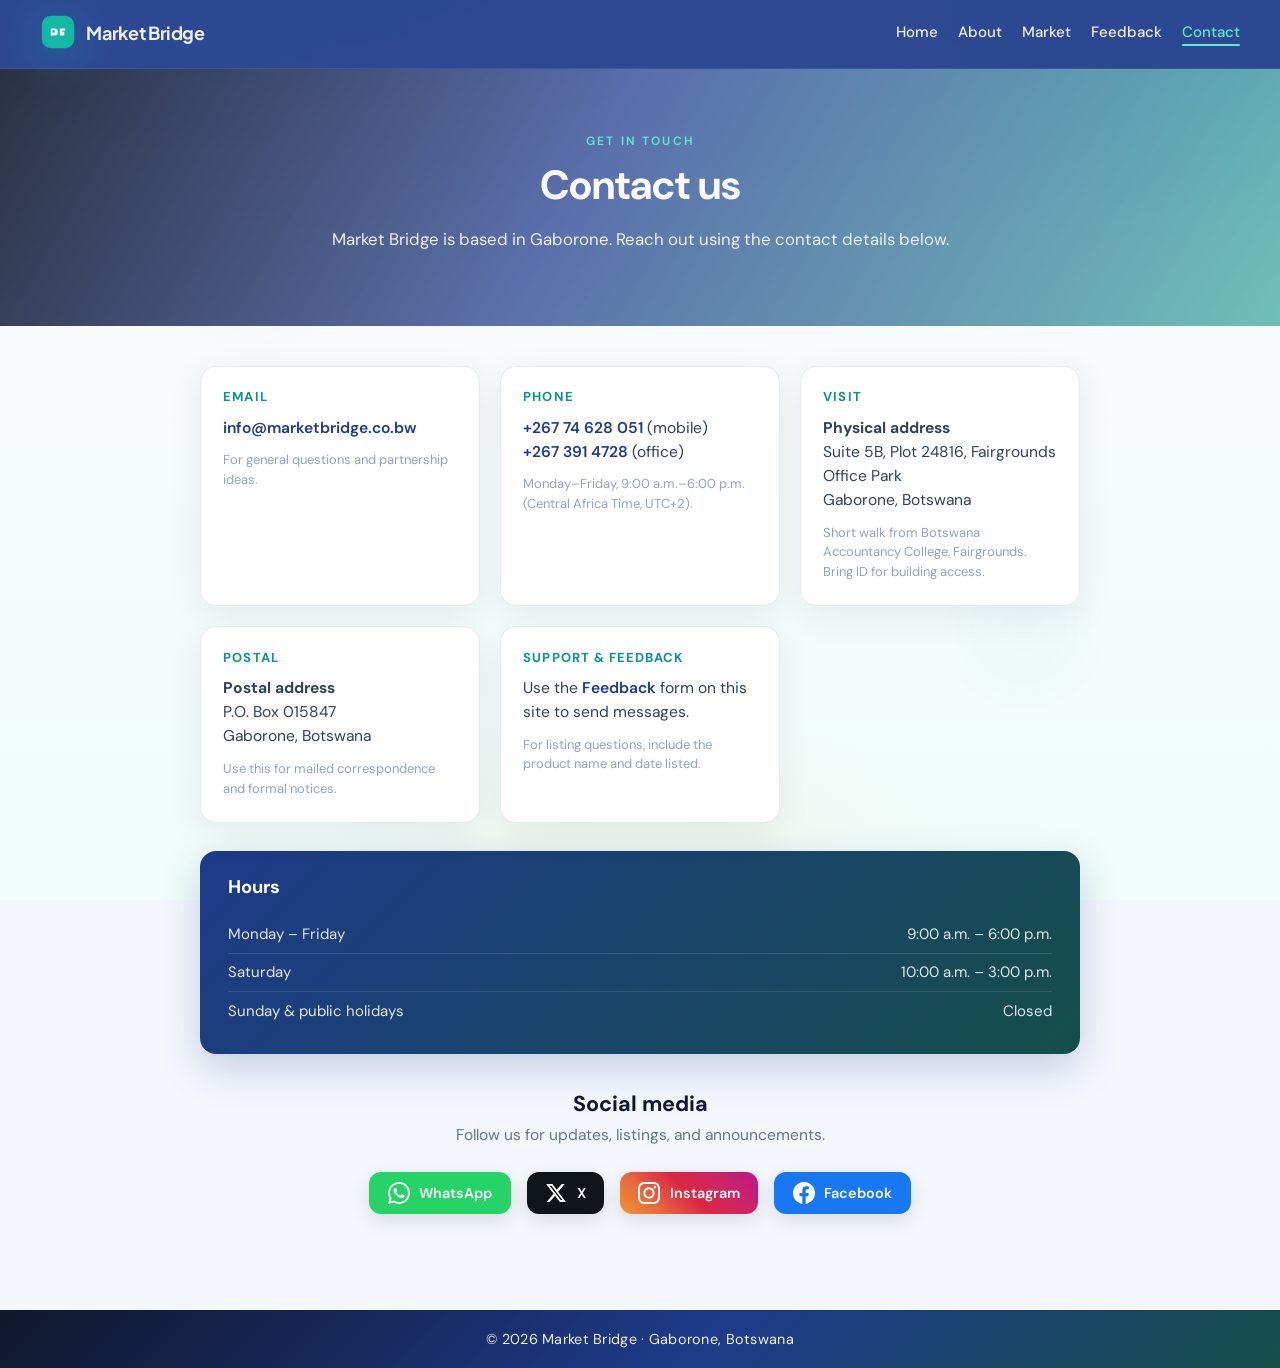
<file: contact.html>
<!DOCTYPE html>
<html lang="en-BW">
<head>
<meta charset="UTF-8">
<meta name="viewport" content="width=device-width, initial-scale=1.0">
<title>Contact — Market Bridge</title>
<link rel="preconnect" href="https://fonts.googleapis.com">
<link rel="preconnect" href="https://fonts.gstatic.com" crossorigin>
<link href="https://fonts.googleapis.com/css2?family=DM+Sans:ital,opsz,wght@0,9..40,400;0,9..40,500;0,9..40,600;0,9..40,700&family=Plus+Jakarta+Sans:wght@500;600;700;800&display=swap" rel="stylesheet">
<link rel="stylesheet" href="style.css">
</head>
<body class="contact-page">
<header class="site-header">
<nav class="nav" aria-label="Main navigation">
<a href="index.html" class="brand brand--nav" aria-label="Market Bridge home">
<span class="brand-icon" aria-hidden="true">
<svg viewBox="0 0 40 40" width="36" height="36" fill="none" xmlns="http://www.w3.org/2000/svg">
<rect x="2" y="2" width="36" height="36" rx="10" fill="url(#navGradC)"/>
<path d="M12 24V16h4c2.5 0 4 1.4 4 4s-1.5 4-4 4h-4zm3-3.2c1.1 0 1.7-.6 1.7-1.6S16.1 18 15 18h-1.2v2.8H15zM22 24v-8h6v2.4h-3.2v1.4H27V24H22z" fill="#fff"/>
<defs><linearGradient id="navGradC" x1="2" y1="2" x2="38" y2="38"><stop stop-color="#14b8a6"/><stop offset="1" stop-color="#3b82f6"/></linearGradient></defs>
</svg>
</span>
<span class="brand-text">Market Bridge</span>
</a>
<div class="nav-links">
<a href="index.html">Home</a>
<a href="about.html">About</a>
<a href="market.html">Market</a>
<a href="feedback.html">Feedback</a>
<a href="contact.html" class="nav-active">Contact</a>
</div>
</nav>
</header>

<section class="contact-banner" aria-labelledby="contact-title">
<div class="contact-banner-bg" aria-hidden="true"></div>
<div class="contact-banner-overlay" aria-hidden="true"></div>
<div class="contact-banner-inner">
<p class="contact-eyebrow">Get in touch</p>
<h1 id="contact-title">Contact us</h1>
<p class="contact-intro">Market Bridge is based in Gaborone. Reach out using the contact details below.</p>
</div>
</section>

<div class="container contact-body reveal">
<div class="contact-grid">
<div class="contact-card">
<h2>Email</h2>
<p><a href="mailto:info@marketbridge.co.bw">info@marketbridge.co.bw</a></p>
<p class="contact-card-hint">For general questions and partnership ideas.</p>
</div>
<div class="contact-card">
<h2>Phone</h2>
<p><a href="tel:+26774628051">+267 74 628 051</a> (mobile)<br>
<a href="tel:+2673914728">+267 391 4728</a> (office)</p>
<p class="contact-card-hint">Monday–Friday, 9:00 a.m.–6:00 p.m. (Central Africa Time, UTC+2).</p>
</div>
<div class="contact-card">
<h2>Visit</h2>
<p><strong>Physical address</strong><br>
Suite 5B, Plot 24816, Fairgrounds Office Park<br>Gaborone, Botswana</p>
<p class="contact-card-hint">Short walk from Botswana Accountancy College, Fairgrounds. Bring ID for building access.</p>
</div>
<div class="contact-card">
<h2>Postal</h2>
<p><strong>Postal address</strong><br>
P.O. Box 015847<br>Gaborone, Botswana</p>
<p class="contact-card-hint">Use this for mailed correspondence and formal notices.</p>
</div>
<div class="contact-card">
<h2>Support &amp; feedback</h2>
<p>Use the <a href="feedback.html">Feedback</a> form on this site to send messages.</p>
<p class="contact-card-hint">For listing questions, include the product name and date listed.</p>
</div>
</div>

<section class="contact-hours-card" aria-labelledby="hours-heading">
<h2 id="hours-heading">Hours</h2>
<ul class="contact-hours-list">
<li><span>Monday – Friday</span> <span>9:00 a.m. – 6:00 p.m.</span></li>
<li><span>Saturday</span> <span>10:00 a.m. – 3:00 p.m.</span></li>
<li><span>Sunday &amp; public holidays</span> <span>Closed</span></li>
</ul>
</section>

<section class="contact-social" aria-labelledby="social-heading">
<h2 id="social-heading">Social media</h2>
<p class="contact-social-lead">Follow us for updates, listings, and announcements.</p>
<ul class="social-links">
<li>
<a href="https://wa.me/26774628051" class="social-link social-link--whatsapp" aria-label="WhatsApp">
<svg class="social-icon" viewBox="0 0 24 24" aria-hidden="true"><path fill="currentColor" d="M17.472 14.382c-.297-.149-1.758-.867-2.03-.967-.273-.099-.471-.148-.67.15-.197.297-.767.966-.94 1.164-.173.199-.347.223-.644.075-.297-.15-1.255-.463-2.39-1.475-.883-.788-1.48-1.761-1.653-2.059-.173-.297-.018-.458.13-.606.134-.133.298-.347.446-.52.149-.174.198-.298.298-.497.099-.198.05-.371-.025-.52-.075-.149-.669-1.612-.916-2.207-.242-.579-.487-.5-.669-.51-.173-.008-.371-.01-.57-.01-.198 0-.52.074-.792.372-.272.297-1.04 1.016-1.04 2.479 0 1.462 1.065 2.875 1.213 3.074.149.198 2.096 3.2 5.077 4.487.709.306 1.262.489 1.694.625.712.227 1.36.195 1.871.118.571-.085 1.758-.719 2.006-1.413.248-.694.248-1.289.173-1.413-.074-.124-.272-.198-.57-.347m-5.421 7.403h-.004a9.87 9.87 0 01-5.031-1.378l-.361-.214-3.741.982.998-3.648-.235-.374a9.86 9.86 0 01-1.51-5.26c.001-5.45 4.436-9.884 9.888-9.884 2.64 0 5.122 1.03 6.988 2.898a9.825 9.825 0 012.893 6.994c-.003 5.45-4.435 9.884-9.885 9.884m8.413-18.297A11.815 11.815 0 0012.05 0C5.495 0 .16 5.335.157 11.892c0 2.096.547 4.142 1.588 5.945L.057 24l6.305-1.654a11.882 11.882 0 005.683 1.448h.005c6.554 0 11.89-5.335 11.893-11.893a11.821 11.821 0 00-3.48-8.413z"/></svg>
<span>WhatsApp</span>
</a>
</li>
<li>
<a href="https://x.com/marketbridgebw" class="social-link social-link--x" aria-label="X">
<svg class="social-icon" viewBox="0 0 24 24" aria-hidden="true"><path fill="currentColor" d="M18.244 2.25h3.308l-7.227 8.26 8.502 11.24H16.17l-5.214-6.817L4.99 21.75H1.68l7.73-8.835L1.254 2.25H8.08l4.713 6.231zm-1.161 17.52h1.833L7.084 4.126H5.117z"/></svg>
<span>X</span>
</a>
</li>
<li>
<a href="https://www.instagram.com/marketbridgebw" class="social-link social-link--instagram" aria-label="Instagram">
<svg class="social-icon" viewBox="0 0 24 24" aria-hidden="true"><path fill="currentColor" d="M12 2.163c3.204 0 3.584.012 4.85.07 3.252.148 4.771 1.691 4.919 4.919.058 1.265.069 1.645.069 4.849 0 3.205-.012 3.584-.069 4.849-.149 3.225-1.664 4.771-4.919 4.919-1.266.058-1.644.07-4.85.07-3.204 0-3.584-.012-4.849-.07-3.26-.149-4.771-1.699-4.919-4.92-.058-1.265-.07-1.644-.07-4.849 0-3.204.013-3.583.07-4.849.149-3.227 1.664-4.771 4.919-4.919 1.266-.057 1.645-.069 4.849-.069zm0-2.163c-3.259 0-3.667.014-4.947.072-4.358.2-6.78 2.618-6.98 6.98-.059 1.281-.073 1.689-.073 4.948 0 3.259.014 3.668.072 4.948.2 4.358 2.618 6.78 6.98 6.98 1.281.058 1.689.072 4.948.072 3.259 0 3.668-.014 4.948-.072 4.354-.2 6.782-2.618 6.979-6.98.059-1.28.073-1.689.073-4.948 0-3.259-.014-3.667-.072-4.947-.196-4.354-2.617-6.78-6.979-6.98-1.281-.059-1.69-.073-4.949-.073zm0 5.838c-3.403 0-6.162 2.759-6.162 6.162s2.759 6.163 6.162 6.163 6.162-2.759 6.162-6.163c0-3.403-2.759-6.162-6.162-6.162zm0 10.162c-2.209 0-4-1.79-4-4 0-2.209 1.791-4 4-4s4 1.791 4 4c0 2.21-1.791 4-4 4zm6.406-11.845c-.796 0-1.441.645-1.441 1.44s.645 1.44 1.441 1.44c.795 0 1.439-.645 1.439-1.44s-.644-1.44-1.439-1.44z"/></svg>
<span>Instagram</span>
</a>
</li>
<li>
<a href="https://www.facebook.com/marketbridgebw" class="social-link social-link--facebook" aria-label="Facebook">
<svg class="social-icon" viewBox="0 0 24 24" aria-hidden="true"><path fill="currentColor" d="M24 12.073c0-6.627-5.373-12-12-12s-12 5.373-12 12c0 5.99 4.388 10.954 10.125 11.854v-8.385H7.078v-3.47h3.047V9.43c0-3.007 1.792-4.669 4.533-4.669 1.312 0 2.686.235 2.686.235v2.953H15.83c-1.491 0-1.956.925-1.956 1.874v2.25h3.328l-.532 3.47h-2.796v8.385C19.612 23.027 24 18.062 24 12.073z"/></svg>
<span>Facebook</span>
</a>
</li>
</ul>
</section>
</div>

<footer class="site-footer">© 2026 Market Bridge · Gaborone, Botswana</footer>
<script src="js/site-animations.js"></script>
</body>
</html>
</file>
<file: style.css>
/* RESET */
* {
  margin: 0;
  padding: 0;
  box-sizing: border-box;
}

/* ——— Modern global foundation ——— */
:root {
  --color-bg: #f4f7fc;
  --color-surface: #ffffff;
  --color-text: #0f172a;
  --color-muted: #64748b;
  --color-primary: #14b8a6;
  --color-primary-dark: #0d9488;
  --color-accent: #f97316;
  --color-navy: #1e3a8a;
  --shadow-sm: 0 4px 20px rgba(15, 23, 42, 0.06);
  --shadow-md: 0 12px 40px rgba(15, 23, 42, 0.1);
  --shadow-lg: 0 24px 56px rgba(30, 58, 138, 0.14);
  --radius-md: 12px;
  --radius-lg: 16px;
  --ease-out: cubic-bezier(0.22, 1, 0.36, 1);
  --font-sans: "DM Sans", "Plus Jakarta Sans", "Segoe UI", system-ui, sans-serif;
}

html {
  scroll-behavior: smooth;
}

body {
  font-family: var(--font-sans);
  color: var(--color-text);
  background-color: var(--color-bg);
  background-image:
    radial-gradient(ellipse 80% 50% at 10% -10%, rgba(59, 130, 246, 0.14), transparent 55%),
    radial-gradient(ellipse 60% 45% at 95% 5%, rgba(20, 184, 166, 0.12), transparent 50%),
    radial-gradient(ellipse 50% 40% at 50% 100%, rgba(249, 115, 22, 0.06), transparent 55%),
    linear-gradient(180deg, #eef2ff 0%, #f8fafc 35%, #f0fdfa 100%);
  background-attachment: fixed;
  min-height: 100vh;
  position: relative;
  overflow-x: hidden;
}

body::before {
  content: "";
  position: fixed;
  inset: 0;
  pointer-events: none;
  z-index: -1;
  opacity: 0.45;
  background-image:
    radial-gradient(circle at 20% 30%, rgba(94, 234, 212, 0.08) 0%, transparent 8%),
    radial-gradient(circle at 80% 70%, rgba(59, 130, 246, 0.06) 0%, transparent 8%);
  animation: bgFloat 18s ease-in-out infinite alternate;
}

@keyframes bgFloat {
  from { transform: translate(0, 0) scale(1); }
  to { transform: translate(-2%, 1%) scale(1.02); }
}

/* Intro splash (home) */
.intro-splash {
  position: fixed;
  inset: 0;
  z-index: 10000;
  display: flex;
  align-items: center;
  justify-content: center;
  background: linear-gradient(145deg, #0f172a 0%, #1e3a8a 42%, #134e4a 100%);
  transition: opacity 0.65s var(--ease-out), visibility 0.65s;
}

.intro-splash.is-hidden {
  opacity: 0;
  visibility: hidden;
  pointer-events: none;
}

.intro-splash-inner {
  text-align: center;
  color: #f8fafc;
  padding: 2rem;
  animation: introPop 0.9s var(--ease-out) both;
}

.intro-logo {
  margin: 0 auto 1.25rem;
  animation: introLogoSpin 1.1s var(--ease-out) 0.15s both;
}

.intro-eyebrow {
  font-size: 0.75rem;
  font-weight: 600;
  letter-spacing: 0.28em;
  text-transform: uppercase;
  color: #5eead4;
  margin-bottom: 0.5rem;
  animation: fadeSlideUp 0.7s var(--ease-out) 0.35s both;
}

.intro-title {
  font-family: "Plus Jakarta Sans", var(--font-sans);
  font-size: clamp(2rem, 6vw, 3rem);
  font-weight: 800;
  letter-spacing: -0.02em;
  margin-bottom: 0.65rem;
  animation: fadeSlideUp 0.7s var(--ease-out) 0.5s both;
}

.intro-tagline {
  font-size: 1.05rem;
  opacity: 0.9;
  max-width: 22rem;
  margin: 0 auto 1.75rem;
  line-height: 1.55;
  animation: fadeSlideUp 0.7s var(--ease-out) 0.65s both;
}

.intro-loader {
  display: flex;
  justify-content: center;
  gap: 0.45rem;
  margin-bottom: 1.5rem;
}

.intro-loader span {
  width: 8px;
  height: 8px;
  border-radius: 50%;
  background: #5eead4;
  animation: introDot 1.2s ease-in-out infinite;
}

.intro-loader span:nth-child(2) { animation-delay: 0.15s; }
.intro-loader span:nth-child(3) { animation-delay: 0.3s; }

.intro-skip {
  background: rgba(255, 255, 255, 0.1);
  border: 1px solid rgba(255, 255, 255, 0.35);
  color: #e2e8f0;
  padding: 0.5rem 1.25rem;
  border-radius: 999px;
  font-size: 0.8125rem;
  font-weight: 600;
  font-family: inherit;
  cursor: pointer;
  transition: background 0.25s, transform 0.25s, border-color 0.25s;
}

.intro-skip:hover {
  background: rgba(255, 255, 255, 0.18);
  border-color: #fff;
  transform: translateY(-2px);
}

body.intro-active {
  overflow: hidden;
}

/* Brand / logo */
.brand {
  display: inline-flex;
  align-items: center;
  gap: 0.65rem;
  text-decoration: none;
  color: inherit;
  transition: transform 0.35s var(--ease-out), filter 0.35s;
}

.brand:hover {
  transform: scale(1.04);
}

.brand-icon svg {
  display: block;
  filter: drop-shadow(0 8px 20px rgba(20, 184, 166, 0.35));
  transition: transform 0.4s var(--ease-out);
}

.brand:hover .brand-icon svg {
  transform: rotate(-4deg) scale(1.05);
}

.brand-text {
  font-family: "Plus Jakarta Sans", var(--font-sans);
  font-weight: 700;
  letter-spacing: -0.02em;
}

/* NAVBAR */
.site-header,
header {
  background: rgba(30, 58, 138, 0.92);
  backdrop-filter: blur(12px);
  -webkit-backdrop-filter: blur(12px);
  position: sticky;
  top: 0;
  z-index: 1000;
  border-bottom: 1px solid rgba(255, 255, 255, 0.08);
  transition: box-shadow 0.35s var(--ease-out), background 0.35s;
}

.site-header.is-scrolled,
header.is-scrolled {
  box-shadow: 0 8px 32px rgba(15, 23, 42, 0.2);
  background: rgba(15, 23, 42, 0.95);
}

nav,
.nav {
  display: flex;
  justify-content: space-between;
  align-items: center;
  padding: 14px clamp(1rem, 4vw, 2.5rem);
  max-width: 1280px;
  margin: 0 auto;
}

nav h2 {
  color: white;
}

.nav:not(.nav--home) .nav-links {
  margin-left: auto;
}

.nav--home {
  display: grid;
  grid-template-columns: 1fr auto 1fr;
  align-items: center;
  gap: 1rem;
}

.nav-links {
  display: flex;
  align-items: center;
  gap: clamp(0.5rem, 2vw, 1.25rem);
}

.nav-links--start {
  justify-content: flex-start;
}

.nav-links--end {
  justify-content: flex-end;
}

.brand--nav {
  justify-self: center;
  color: #fff;
}

.brand--nav .brand-text {
  font-size: 1.125rem;
}

nav a,
.nav a {
  color: rgba(255, 255, 255, 0.92);
  text-decoration: none;
  font-weight: 500;
  font-size: 0.9375rem;
  transition: color 0.25s, transform 0.25s;
  position: relative;
  padding-bottom: 4px;
}

nav a::after,
.nav a:not(.brand)::after {
  content: "";
  position: absolute;
  width: 0%;
  height: 2px;
  background: linear-gradient(90deg, #5eead4, var(--color-accent));
  left: 0;
  bottom: 0;
  transition: width 0.35s var(--ease-out);
  border-radius: 2px;
}

nav a:hover,
.nav a:not(.brand):hover {
  color: #fff;
  transform: translateY(-2px);
}

nav a:hover::after,
.nav a:not(.brand):hover::after {
  width: 100%;
}

.nav-active {
  color: #5eead4 !important;
}

.nav-active::after {
  width: 100% !important;
  background: #5eead4 !important;
}

/* CONTAINER */
.container {
  padding: 40px;
}

/* BUTTON */
.btn {
  background: linear-gradient(135deg, var(--color-primary) 0%, var(--color-primary-dark) 100%);
  color: white;
  padding: 10px 20px;
  border: none;
  border-radius: var(--radius-md);
  cursor: pointer;
  font-weight: 600;
  font-family: inherit;
  transition: transform 0.3s var(--ease-out), box-shadow 0.3s, background 0.35s;
  box-shadow: 0 6px 24px rgba(20, 184, 166, 0.3);
}

.btn:hover {
  background: linear-gradient(135deg, var(--color-accent) 0%, #ea580c 100%);
  transform: translateY(-3px) scale(1.03);
  box-shadow: 0 12px 32px rgba(249, 115, 22, 0.35);
}

/* GRID */
.grid {
  display: grid;
  grid-template-columns: repeat(auto-fit, minmax(250px, 1fr));
  gap: 20px;
  margin-top: 20px;
}

/* CARD DESIGN */
.card {
  background: var(--color-surface);
  border-radius: var(--radius-lg);
  overflow: hidden;
  box-shadow: var(--shadow-sm);
  border: 1px solid rgba(148, 163, 184, 0.18);
  transition: transform 0.4s var(--ease-out), box-shadow 0.4s var(--ease-out), border-color 0.3s;
}

.card:hover {
  transform: translateY(-10px);
  box-shadow: var(--shadow-lg);
  border-color: rgba(20, 184, 166, 0.35);
}

.card img {
  width: 100%;
  height: 200px;
  object-fit: cover;
  transition: transform 0.55s var(--ease-out);
}

.card:hover img {
  transform: scale(1.06);
}

.card-content {
  padding: 15px;
}

/* HERO (default / inner pages) */
.hero {
  text-align: center;
  padding: 60px 20px;
  animation: fadeIn 1s ease-in;
}

.hero h1 {
  font-size: 2.5rem;
  margin-bottom: 10px;
}

/* Scroll reveal */
.reveal {
  opacity: 0;
  transform: translateY(28px);
  transition: opacity 0.75s var(--ease-out), transform 0.75s var(--ease-out);
}

.reveal.is-visible {
  opacity: 1;
  transform: translateY(0);
}

.reveal-delay-1 { transition-delay: 0.1s; }
.reveal-delay-2 { transition-delay: 0.2s; }
.reveal-delay-3 { transition-delay: 0.3s; }

/* ——— Home page only ——— */
body.home {
  font-family: var(--font-sans);
  min-height: 100vh;
}

/* Centered hero logo */
.brand--hero {
  flex-direction: column;
  align-items: center;
  justify-content: center;
  margin: 0 auto 1.5rem;
  color: #fff;
  animation: heroLogoIn 1s var(--ease-out) 0.2s both;
}

.brand-text--hero {
  font-size: clamp(1.35rem, 3vw, 1.75rem);
  font-weight: 800;
  margin-top: 0.35rem;
  text-shadow: 0 2px 20px rgba(0, 0, 0, 0.25);
}

.brand-icon--hero svg {
  filter: drop-shadow(0 12px 32px rgba(94, 234, 212, 0.45));
  animation: heroIconPulse 3s ease-in-out infinite;
}

@keyframes heroLogoIn {
  from {
    opacity: 0;
    transform: translateY(-20px) scale(0.92);
  }
  to {
    opacity: 1;
    transform: translateY(0) scale(1);
  }
}

@keyframes heroIconPulse {
  0%, 100% { transform: scale(1); }
  50% { transform: scale(1.04); }
}

@keyframes introPop {
  from { opacity: 0; transform: scale(0.9); }
  to { opacity: 1; transform: scale(1); }
}

@keyframes introLogoSpin {
  from { opacity: 0; transform: rotate(-12deg) scale(0.7); }
  to { opacity: 1; transform: rotate(0) scale(1); }
}

@keyframes introDot {
  0%, 80%, 100% { transform: scale(0.6); opacity: 0.4; }
  40% { transform: scale(1); opacity: 1; }
}

@keyframes fadeSlideUp {
  from { opacity: 0; transform: translateY(16px); }
  to { opacity: 1; transform: translateY(0); }
}

.visually-hidden {
  position: absolute;
  width: 1px;
  height: 1px;
  padding: 0;
  margin: -1px;
  overflow: hidden;
  clip: rect(0, 0, 0, 0);
  white-space: nowrap;
  border: 0;
}

body.home .hero {
  position: relative;
  min-height: clamp(420px, 78vh, 820px);
  display: flex;
  align-items: center;
  justify-content: center;
  padding: 100px 24px 80px;
  overflow: hidden;
  text-align: center;
}

body.home .hero-bg {
  position: absolute;
  inset: 0;
  background-image: url("https://images.unsplash.com/photo-1441986300917-64674bd600d8?w=1920&q=85");
  background-size: cover;
  background-position: center 35%;
  transform: scale(1.05);
  animation: heroKenBurns 22s ease-in-out infinite alternate;
}

@keyframes heroKenBurns {
  from { transform: scale(1.05); }
  to { transform: scale(1.12); }
}

body.home .hero-overlay {
  position: absolute;
  inset: 0;
  background: linear-gradient(
    135deg,
    rgba(15, 23, 42, 0.88) 0%,
    rgba(30, 58, 138, 0.72) 45%,
    rgba(15, 118, 110, 0.55) 100%
  );
}

body.home .hero-inner {
  position: relative;
  z-index: 1;
  max-width: 42rem;
  margin: 0 auto;
  color: #f8fafc;
  display: flex;
  flex-direction: column;
  align-items: center;
}

body.home .hero-eyebrow {
  font-size: 0.8125rem;
  font-weight: 600;
  letter-spacing: 0.2em;
  text-transform: uppercase;
  color: #5eead4;
  margin-bottom: 1rem;
  animation: fadeSlideUp 0.8s var(--ease-out) 0.45s both;
}

body.home .hero h1 {
  font-family: "Plus Jakarta Sans", var(--font-sans);
  font-size: clamp(2rem, 5vw, 3.25rem);
  font-weight: 800;
  line-height: 1.15;
  margin-bottom: 1.25rem;
  color: #fff;
  text-shadow: 0 2px 24px rgba(0, 0, 0, 0.25);
  animation: fadeSlideUp 0.8s var(--ease-out) 0.55s both;
}

body.home .hero-lead {
  font-size: clamp(1rem, 2.2vw, 1.2rem);
  line-height: 1.65;
  opacity: 0.94;
  margin-bottom: 2rem;
  font-weight: 400;
  animation: fadeSlideUp 0.8s var(--ease-out) 0.65s both;
}

body.home .btn-hero {
  animation: fadeSlideUp 0.8s var(--ease-out) 0.75s both;
}

body.home .btn-hero {
  display: inline-block;
  padding: 14px 32px;
  font-size: 1rem;
  font-weight: 600;
  text-decoration: none;
  border-radius: 10px;
  box-shadow: 0 12px 40px rgba(20, 184, 166, 0.35);
}

body.home .btn-hero:hover {
  box-shadow: 0 14px 44px rgba(249, 115, 22, 0.35);
}

/* Highlight strip */
.home-highlights {
  max-width: 1200px;
  margin: -48px auto 0;
  padding: 0 24px 48px;
  position: relative;
  z-index: 2;
}

.highlights-grid {
  display: grid;
  grid-template-columns: repeat(auto-fit, minmax(260px, 1fr));
  gap: 1.25rem;
}

.highlight-card {
  background: var(--color-surface);
  border-radius: var(--radius-lg);
  overflow: hidden;
  box-shadow: var(--shadow-md);
  border: 1px solid rgba(148, 163, 184, 0.15);
  transition: transform 0.4s var(--ease-out), box-shadow 0.4s var(--ease-out);
}

.highlight-card:hover {
  transform: translateY(-8px);
  box-shadow: var(--shadow-lg);
}

.highlight-card img {
  width: 100%;
  height: 180px;
  object-fit: cover;
  transition: transform 0.55s var(--ease-out);
}

.highlight-card:hover img {
  transform: scale(1.07);
}

.highlight-card-body h3 {
  transition: color 0.25s;
}

.highlight-card:hover .highlight-card-body h3 {
  color: var(--color-primary-dark);
}

.highlight-card-body {
  padding: 1.25rem 1.35rem 1.5rem;
}

.highlight-card-body h3 {
  font-size: 1.125rem;
  margin-bottom: 0.5rem;
  color: #0f172a;
}

.highlight-card-body p {
  font-size: 0.9375rem;
  line-height: 1.55;
  color: #475569;
}

/* Featured section */
body.home .featured-wrap {
  padding-top: 24px;
  padding-bottom: 56px;
}

.section-head {
  text-align: center;
  max-width: 36rem;
  margin: 0 auto 2.5rem;
}

.section-head h2 {
  font-size: clamp(1.75rem, 3vw, 2.25rem);
  color: #0f172a;
  margin-bottom: 0.75rem;
}

.section-sub {
  color: #64748b;
  font-size: 1.05rem;
  line-height: 1.6;
}

body.home .card {
  border-radius: 16px;
  box-shadow: 0 8px 30px rgba(15, 23, 42, 0.08);
  border: 1px solid rgba(148, 163, 184, 0.2);
}

body.home .card img {
  height: 220px;
}

body.home .card-content h3 {
  font-size: 1.125rem;
}

body.home .price {
  font-weight: 600;
  color: #0d9488;
  font-size: 1.05rem;
}

.featured-cta {
  text-align: center;
  margin-top: 2.5rem;
}

.featured-cta .btn {
  text-decoration: none;
  display: inline-block;
  padding: 12px 28px;
  border-radius: 10px;
}

/* ——— About page ——— */
body.about-page {
  font-family: var(--font-sans);
  min-height: 100vh;
}

.about-banner {
  position: relative;
  padding: 72px 24px 88px;
  text-align: center;
  overflow: hidden;
}

.about-banner-bg {
  position: absolute;
  inset: 0;
  background-image: url("https://images.unsplash.com/photo-1552664730-d307ca884978?w=1600&q=80");
  background-size: cover;
  background-position: center 30%;
}

.about-banner-overlay {
  position: absolute;
  inset: 0;
  background: linear-gradient(
    120deg,
    rgba(15, 23, 42, 0.9) 0%,
    rgba(30, 58, 138, 0.78) 50%,
    rgba(13, 148, 136, 0.65) 100%
  );
}

.about-banner-inner {
  position: relative;
  z-index: 1;
  max-width: 38rem;
  margin: 0 auto;
  color: #f8fafc;
  animation: fadeIn 0.9s ease-out;
}

.about-eyebrow {
  font-size: 0.75rem;
  font-weight: 600;
  letter-spacing: 0.18em;
  text-transform: uppercase;
  color: #5eead4;
  margin-bottom: 0.75rem;
}

.about-banner h1 {
  font-size: clamp(1.85rem, 4vw, 2.65rem);
  font-weight: 700;
  line-height: 1.2;
  margin-bottom: 1rem;
}

.about-intro {
  font-size: 1.05rem;
  line-height: 1.65;
  opacity: 0.95;
}

.about-content.container {
  max-width: 1120px;
  margin: 0 auto;
  padding: 0 24px 56px;
}

.about-cards-grid {
  display: grid;
  grid-template-columns: repeat(auto-fit, minmax(min(100%, 320px), 1fr));
  gap: 1.5rem;
  margin-top: -40px;
  position: relative;
  z-index: 2;
}

.info-card {
  background: #fff;
  border-radius: 16px;
  overflow: hidden;
  box-shadow: 0 12px 40px rgba(15, 23, 42, 0.08);
  border: 1px solid rgba(148, 163, 184, 0.22);
  display: flex;
  flex-direction: column;
  transition: transform 0.3s ease, box-shadow 0.3s ease;
}

.info-card:hover {
  transform: translateY(-8px);
  box-shadow: var(--shadow-lg);
}

.info-card-photo {
  transition: transform 0.55s var(--ease-out);
}

.info-card:hover .info-card-photo {
  transform: scale(1.05);
}

.info-card-accent {
  height: 5px;
  flex-shrink: 0;
}

.info-card--mission .info-card-accent {
  background: linear-gradient(90deg, #14b8a6, #0d9488);
}

.info-card--aim .info-card-accent {
  background: linear-gradient(90deg, #1e3a8a, #3b82f6);
}

.info-card--vision .info-card-accent {
  background: linear-gradient(90deg, #f97316, #ea580c);
}

.info-card--buyers .info-card-accent {
  background: linear-gradient(90deg, #14b8a6, #1e3a8a);
}

.info-card--sellers .info-card-accent {
  background: linear-gradient(90deg, #1e3a8a, #14b8a6);
}

.info-card-photo {
  width: 100%;
  height: 160px;
  object-fit: cover;
}

.info-card-body {
  padding: 1.35rem 1.5rem 1.6rem;
}

.info-card-body h2 {
  font-size: 1.2rem;
  font-weight: 700;
  color: #0f172a;
  margin-bottom: 0.75rem;
}

.info-card-body p {
  font-size: 0.975rem;
  line-height: 1.65;
  color: #475569;
}

.info-card-body strong {
  color: #0f172a;
  font-weight: 600;
}

.info-list {
  margin: 0;
  padding-left: 1.15rem;
  color: #475569;
  font-size: 0.975rem;
  line-height: 1.75;
}

.info-list li {
  margin-bottom: 0.35rem;
}

.info-list li:last-child {
  margin-bottom: 0;
}

.about-cta-panel {
  margin-top: 2.5rem;
  padding: 2rem 1.75rem;
  border-radius: 16px;
  background: linear-gradient(135deg, #1e3a8a 0%, #134e4a 100%);
  color: #e2e8f0;
  text-align: center;
  box-shadow: 0 16px 48px rgba(30, 58, 138, 0.25);
}

.about-cta-inner h2 {
  font-size: 1.5rem;
  color: #fff;
  margin-bottom: 0.5rem;
}

.about-cta-inner > p {
  font-size: 1rem;
  margin-bottom: 1.5rem;
  opacity: 0.92;
}

.about-cta-actions {
  display: flex;
  flex-wrap: wrap;
  gap: 0.75rem;
  justify-content: center;
  align-items: center;
}

.about-cta-btn {
  text-decoration: none;
  display: inline-block;
}

.btn-outline {
  background: transparent;
  color: #fff;
  border: 2px solid rgba(255, 255, 255, 0.55);
  text-decoration: none;
  display: inline-block;
  padding: 10px 20px;
  border-radius: 6px;
  cursor: pointer;
  transition: 0.3s;
}

.btn-outline:hover {
  background: rgba(255, 255, 255, 0.12);
  border-color: #fff;
  transform: scale(1.05);
}

/* ——— Market hub & slideshow ——— */
body.market-page {
  font-family: var(--font-sans);
  min-height: 100vh;
}

.market-hero {
  position: relative;
}

.slideshow {
  position: relative;
  min-height: clamp(320px, 52vh, 560px);
  overflow: hidden;
}

.slideshow-slides {
  position: absolute;
  inset: 0;
}

.slideshow .slide {
  position: absolute;
  inset: 0;
  background-size: cover;
  background-position: center;
  opacity: 0;
  transition: opacity 1s ease-in-out;
}

.slideshow .slide.is-active {
  opacity: 1;
}

.slideshow-overlay {
  position: absolute;
  inset: 0;
  background: linear-gradient(
    120deg,
    rgba(15, 23, 42, 0.82) 0%,
    rgba(30, 58, 138, 0.55) 55%,
    rgba(13, 148, 136, 0.45) 100%
  );
  z-index: 1;
}

.slideshow-content {
  position: relative;
  z-index: 2;
  min-height: clamp(320px, 52vh, 560px);
  display: flex;
  flex-direction: column;
  align-items: center;
  justify-content: center;
  text-align: center;
  padding: 3rem 1.5rem 4rem;
  color: #f8fafc;
}

.slideshow-eyebrow {
  font-size: 0.75rem;
  font-weight: 600;
  letter-spacing: 0.2em;
  text-transform: uppercase;
  color: #5eead4;
  margin-bottom: 0.75rem;
}

.slideshow-title {
  font-size: clamp(1.85rem, 4vw, 2.75rem);
  font-weight: 700;
  margin-bottom: 0.75rem;
  text-shadow: 0 2px 20px rgba(0, 0, 0, 0.2);
}

.slideshow-lead {
  font-size: 1.05rem;
  max-width: 26rem;
  line-height: 1.6;
  opacity: 0.95;
  margin-bottom: 1.5rem;
}

.slideshow-dots {
  display: flex;
  gap: 0.5rem;
  margin-top: 0.5rem;
}

.slideshow-dot {
  width: 10px;
  height: 10px;
  border-radius: 50%;
  border: 2px solid rgba(255, 255, 255, 0.5);
  background: transparent;
  cursor: pointer;
  padding: 0;
  transition: background 0.2s, transform 0.2s;
}

.slideshow-dot.is-active {
  background: #fff;
  border-color: #fff;
  transform: scale(1.15);
}

.slideshow-btn {
  position: absolute;
  top: 50%;
  transform: translateY(-50%);
  z-index: 3;
  width: 44px;
  height: 44px;
  border-radius: 50%;
  border: none;
  background: rgba(255, 255, 255, 0.2);
  color: #fff;
  font-size: 1.75rem;
  line-height: 1;
  cursor: pointer;
  transition: background 0.2s;
  backdrop-filter: blur(6px);
}

.slideshow-btn:hover {
  background: rgba(255, 255, 255, 0.35);
}

.slideshow-btn--prev {
  left: 1rem;
}

.slideshow-btn--next {
  right: 1rem;
}

.market-hub {
  max-width: 1100px;
  margin: 0 auto;
  padding-bottom: 3rem;
}

.market-hub-intro {
  text-align: center;
  max-width: 36rem;
  margin: 2.5rem auto 2rem;
}

.market-hub-intro h2 {
  font-size: clamp(1.5rem, 3vw, 2rem);
  color: #0f172a;
  margin-bottom: 0.5rem;
}

.market-hub-intro p {
  color: #64748b;
  line-height: 1.6;
}

.market-actions {
  display: grid;
  grid-template-columns: repeat(auto-fit, minmax(min(100%, 300px), 1fr));
  gap: 1.5rem;
}

.market-action-card {
  position: relative;
  border-radius: 20px;
  overflow: hidden;
  min-height: 280px;
  display: block;
  text-decoration: none;
  color: inherit;
  box-shadow: 0 16px 48px rgba(15, 23, 42, 0.12);
  transition: transform 0.35s ease, box-shadow 0.35s ease;
}

.market-action-card:hover {
  transform: translateY(-10px) scale(1.01);
  box-shadow: 0 24px 56px rgba(30, 58, 138, 0.18);
}

.market-action-card:hover .market-action-bg {
  transform: scale(1.08);
}

.market-action-bg {
  transition: transform 0.6s var(--ease-out);
}

.market-action-card:hover .market-action-cta {
  letter-spacing: 0.04em;
}

.market-action-cta {
  transition: letter-spacing 0.3s var(--ease-out);
}

.market-action-bg {
  position: absolute;
  inset: 0;
  width: 100%;
  height: 100%;
  object-fit: cover;
}

.market-action-overlay {
  position: absolute;
  inset: 0;
  background: linear-gradient(
    180deg,
    rgba(15, 23, 42, 0.1) 0%,
    rgba(15, 23, 42, 0.75) 100%
  );
  z-index: 1;
}

.market-action-card--sell .market-action-overlay {
  background: linear-gradient(
    180deg,
    rgba(13, 148, 136, 0.15) 0%,
    rgba(15, 23, 42, 0.8) 100%
  );
}

.market-action-body {
  position: relative;
  z-index: 2;
  height: 100%;
  min-height: 280px;
  padding: 1.75rem;
  display: flex;
  flex-direction: column;
  justify-content: flex-end;
  color: #f8fafc;
}

.market-action-label {
  font-size: 0.7rem;
  font-weight: 600;
  letter-spacing: 0.15em;
  text-transform: uppercase;
  color: #5eead4;
  margin-bottom: 0.35rem;
}

.market-action-body h3 {
  font-size: 1.75rem;
  font-weight: 700;
  margin-bottom: 0.5rem;
}

.market-action-body p {
  font-size: 0.95rem;
  line-height: 1.55;
  opacity: 0.92;
  margin-bottom: 1rem;
}

.market-action-cta {
  font-weight: 600;
  color: #fff;
}

/* ——— Buy / Sell subpages ——— */
.page-subnav {
  display: flex;
  flex-wrap: wrap;
  align-items: center;
  justify-content: space-between;
  gap: 0.75rem;
  padding: 12px 40px;
  background: rgba(255, 255, 255, 0.85);
  border-bottom: 1px solid rgba(148, 163, 184, 0.25);
  backdrop-filter: blur(8px);
}

.subnav-back {
  font-weight: 600;
  color: #1e3a8a;
  text-decoration: none;
  display: inline-flex;
  align-items: center;
  gap: 0.25rem;
}

.subnav-back:hover {
  color: #0d9488;
  text-decoration: underline;
}

.subnav-link {
  font-size: 0.9375rem;
  font-weight: 600;
  color: #0d9488;
  text-decoration: none;
}

.subnav-link:hover {
  text-decoration: underline;
}

body.buy-page,
body.sell-page {
  font-family: var(--font-sans);
  min-height: 100vh;
}

.buy-hero {
  position: relative;
  min-height: 220px;
  max-height: 360px;
  overflow: hidden;
}

.buy-hero-img {
  width: 100%;
  height: 280px;
  object-fit: cover;
  display: block;
}

.buy-hero-overlay {
  position: absolute;
  inset: 0;
  background: linear-gradient(
    90deg,
    rgba(15, 23, 42, 0.75) 0%,
    rgba(30, 58, 138, 0.45) 100%
  );
}

.buy-hero-inner {
  position: absolute;
  inset: 0;
  display: flex;
  flex-direction: column;
  justify-content: center;
  padding: 2rem 40px;
  max-width: 640px;
  color: #f8fafc;
}

.buy-hero-inner h1 {
  font-size: clamp(1.75rem, 3.5vw, 2.35rem);
  margin-bottom: 0.5rem;
}

.buy-hero-inner p {
  font-size: 1rem;
  line-height: 1.55;
  opacity: 0.95;
}

.buy-content.container {
  max-width: 1120px;
  margin: 0 auto;
  padding-top: 2rem;
  padding-bottom: 3rem;
}

.buy-hint {
  text-align: center;
  color: #64748b;
  margin-bottom: 1rem;
}

.buy-hint a {
  color: #0d9488;
  font-weight: 600;
}

body.buy-page .product-card img {
  height: 220px;
}

.product-badge {
  display: inline-block;
  font-size: 0.6875rem;
  font-weight: 700;
  text-transform: uppercase;
  letter-spacing: 0.06em;
  color: #0f766e;
  background: #ccfbf1;
  padding: 0.2rem 0.5rem;
  border-radius: 6px;
  margin-bottom: 0.35rem;
}

.product-price {
  font-size: 1.15rem;
  font-weight: 700;
  color: #0d9488;
  margin: 0.35rem 0 0.5rem;
}

.product-desc {
  font-size: 0.9rem;
  color: #64748b;
  line-height: 1.5;
  margin-bottom: 0.75rem;
}

.btn-block {
  width: 100%;
  margin-top: 0.25rem;
}

/* Sell layout */
.sell-layout {
  display: grid;
  grid-template-columns: minmax(0, 380px) minmax(0, 1fr);
  gap: 0;
  max-width: 1100px;
  margin: 0 auto;
  min-height: calc(100vh - 180px);
}

@media (max-width: 900px) {
  .sell-layout {
    grid-template-columns: 1fr;
  }

  .sell-visual {
    min-height: 200px;
    max-height: 240px;
  }

  .sell-visual img {
    max-height: 240px;
  }
}

.sell-visual {
  position: relative;
  background: #1e293b;
}

.sell-visual img {
  width: 100%;
  height: 100%;
  object-fit: cover;
  display: block;
  min-height: 320px;
}

.sell-visual-caption {
  position: absolute;
  bottom: 0;
  left: 0;
  right: 0;
  padding: 1.25rem 1.5rem;
  background: linear-gradient(transparent, rgba(15, 23, 42, 0.9));
  color: #e2e8f0;
  font-size: 0.9rem;
  line-height: 1.45;
}

.sell-main {
  padding: 2rem 40px 3rem;
}

.sell-intro h1 {
  font-size: clamp(1.65rem, 3vw, 2.1rem);
  color: #0f172a;
  margin-bottom: 0.5rem;
}

.sell-intro p {
  color: #64748b;
  line-height: 1.6;
  margin-bottom: 1.75rem;
  max-width: 36rem;
}

.sell-intro a {
  color: #0d9488;
  font-weight: 600;
}

.sell-form {
  max-width: 32rem;
  background: #fff;
  padding: 1.75rem 1.5rem 2rem;
  border-radius: 16px;
  box-shadow: 0 12px 40px rgba(15, 23, 42, 0.08);
  border: 1px solid rgba(148, 163, 184, 0.2);
  transition: box-shadow 0.35s var(--ease-out), transform 0.35s var(--ease-out);
}

.sell-form:hover {
  box-shadow: var(--shadow-lg);
}

.sell-form input:focus,
.sell-form textarea:focus,
.feedback-form input:focus,
.feedback-form textarea:focus,
.feedback-form select:focus,
form input:focus,
form textarea:focus {
  outline: none;
  border-color: var(--color-primary);
  box-shadow: 0 0 0 3px rgba(20, 184, 166, 0.2);
  transition: border-color 0.2s, box-shadow 0.2s;
}

.sell-form label {
  display: block;
  font-size: 0.875rem;
  font-weight: 600;
  color: #334155;
  margin-top: 1rem;
}

.sell-form label:first-of-type {
  margin-top: 0;
}

.sell-form .req {
  color: #dc2626;
}

.sell-form input,
.sell-form textarea {
  margin-top: 0.35rem;
  border: 1px solid #cbd5e1;
  font-family: inherit;
}

.sell-form-hint {
  font-size: 0.8125rem;
  color: #94a3b8;
  margin-top: 0.75rem;
}

.btn-submit {
  margin-top: 1.25rem;
  width: 100%;
  padding: 12px 20px;
  font-weight: 600;
  font-size: 1rem;
}

.sell-message {
  margin-top: 1rem;
  font-size: 0.9375rem;
  min-height: 1.25rem;
}

.sell-message--ok {
  color: #0f766e;
}

.sell-message--ok a {
  color: #0d9488;
  font-weight: 600;
}

.sell-message--error {
  color: #b91c1c;
}

/* ——— Feedback page ——— */
body.feedback-page {
  font-family: var(--font-sans);
  min-height: 100vh;
}

.feedback-banner {
  position: relative;
  padding: 64px 24px 72px;
  text-align: center;
  overflow: hidden;
}

.feedback-banner-bg {
  position: absolute;
  inset: 0;
  background-image: url("https://images.unsplash.com/photo-1552664730-d307ca884978?w=1600&q=80");
  background-size: cover;
  background-position: center 25%;
}

.feedback-banner-overlay {
  position: absolute;
  inset: 0;
  background: linear-gradient(
    125deg,
    rgba(15, 23, 42, 0.9) 0%,
    rgba(30, 58, 138, 0.78) 50%,
    rgba(13, 148, 136, 0.65) 100%
  );
}

.feedback-banner-inner {
  position: relative;
  z-index: 1;
  max-width: 40rem;
  margin: 0 auto;
  color: #f8fafc;
  animation: fadeIn 0.85s ease-out;
}

.feedback-eyebrow {
  font-size: 0.75rem;
  font-weight: 600;
  letter-spacing: 0.18em;
  text-transform: uppercase;
  color: #5eead4;
  margin-bottom: 0.65rem;
}

.feedback-banner h1 {
  font-size: clamp(1.85rem, 4vw, 2.55rem);
  font-weight: 700;
  line-height: 1.15;
  margin-bottom: 0.85rem;
}

.feedback-intro {
  font-size: 1.05rem;
  line-height: 1.65;
  opacity: 0.95;
}

.feedback-layout {
  display: grid;
  grid-template-columns: minmax(0, 340px) minmax(0, 1fr);
  gap: 0;
  max-width: 1040px;
  margin: 0 auto;
  align-items: stretch;
}

@media (max-width: 880px) {
  .feedback-layout {
    grid-template-columns: 1fr;
  }

  .feedback-aside img {
    max-height: 220px;
  }
}

.feedback-aside {
  position: relative;
  background: #1e293b;
}

.feedback-aside img {
  width: 100%;
  height: 100%;
  min-height: 320px;
  object-fit: cover;
  display: block;
}

.feedback-aside-note {
  position: absolute;
  bottom: 0;
  left: 0;
  right: 0;
  padding: 1.2rem 1.35rem;
  background: linear-gradient(transparent, rgba(15, 23, 42, 0.92));
  color: #e2e8f0;
  font-size: 0.9rem;
  line-height: 1.45;
}

.feedback-main {
  padding: 2.25rem 40px 3rem;
}

.feedback-form {
  max-width: 36rem;
  background: #fff;
  padding: 1.75rem 1.5rem 2rem;
  border-radius: 16px;
  box-shadow: 0 12px 40px rgba(15, 23, 42, 0.08);
  border: 1px solid rgba(148, 163, 184, 0.2);
}

.feedback-form-title {
  font-size: 1.35rem;
  color: #0f172a;
  margin-bottom: 0.35rem;
}

.feedback-form-lead {
  font-size: 0.875rem;
  color: #64748b;
  margin-bottom: 1.25rem;
}

.feedback-form label {
  display: block;
  font-size: 0.875rem;
  font-weight: 600;
  color: #334155;
  margin-top: 1rem;
}

.feedback-form label:first-of-type {
  margin-top: 0;
}

.feedback-form input,
.feedback-form textarea,
.feedback-form select {
  margin-top: 0.35rem;
  border: 1px solid #cbd5e1;
  font-family: inherit;
  border-radius: 6px;
}

.feedback-form select {
  width: 100%;
  padding: 10px;
  background: #fff;
  cursor: pointer;
}

.feedback-submit {
  margin-top: 1.35rem;
  width: 100%;
  padding: 12px 20px;
  font-weight: 600;
}

.feedback-status {
  margin-top: 1rem;
  font-size: 0.9375rem;
  min-height: 1.25rem;
  color: #64748b;
}

.feedback-status--ok {
  color: #0f766e;
}

/* ——— Contact page ——— */
body.contact-page {
  font-family: var(--font-sans);
  min-height: 100vh;
}

.contact-banner {
  position: relative;
  padding: 64px 24px 72px;
  text-align: center;
  overflow: hidden;
}

.contact-banner-bg {
  position: absolute;
  inset: 0;
  background-image: url("https://images.unsplash.com/photo-1423666639041-f56000c27a9a?w=1600&q=80");
  background-size: cover;
  background-position: center 40%;
}

.contact-banner-overlay {
  position: absolute;
  inset: 0;
  background: linear-gradient(
    120deg,
    rgba(15, 23, 42, 0.88) 0%,
    rgba(30, 58, 138, 0.72) 45%,
    rgba(13, 148, 136, 0.58) 100%
  );
}

.contact-banner-inner {
  position: relative;
  z-index: 1;
  max-width: 40rem;
  margin: 0 auto;
  color: #f8fafc;
  animation: fadeIn 0.85s ease-out;
}

.contact-eyebrow {
  font-size: 0.75rem;
  font-weight: 600;
  letter-spacing: 0.18em;
  text-transform: uppercase;
  color: #5eead4;
  margin-bottom: 0.65rem;
}

.contact-banner h1 {
  font-size: clamp(1.85rem, 4vw, 2.55rem);
  font-weight: 700;
  margin-bottom: 0.85rem;
}

.contact-intro {
  font-size: 1.05rem;
  line-height: 1.65;
  opacity: 0.95;
}

.contact-body.container {
  max-width: 960px;
  margin: 0 auto;
  padding-top: 2.5rem;
  padding-bottom: 3.5rem;
}

.contact-grid {
  display: grid;
  grid-template-columns: repeat(auto-fit, minmax(min(100%, 220px), 1fr));
  gap: 1.25rem;
}

.contact-card {
  background: #fff;
  border-radius: 16px;
  padding: 1.35rem 1.4rem 1.5rem;
  box-shadow: 0 10px 36px rgba(15, 23, 42, 0.07);
  border: 1px solid rgba(148, 163, 184, 0.22);
  transition: transform 0.25s ease, box-shadow 0.25s ease;
}

.contact-card:hover {
  transform: translateY(-4px);
  box-shadow: 0 16px 44px rgba(30, 58, 138, 0.1);
}

.contact-card h2 {
  font-size: 0.8125rem;
  font-weight: 700;
  text-transform: uppercase;
  letter-spacing: 0.08em;
  color: #0d9488;
  margin-bottom: 0.65rem;
}

.contact-card p {
  font-size: 0.975rem;
  line-height: 1.55;
  color: #334155;
}

.contact-card a {
  color: #1e3a8a;
  font-weight: 600;
  text-decoration: none;
}

.contact-card a:hover {
  text-decoration: underline;
  color: #0d9488;
}

a.contact-prototype-link {
  cursor: default;
}

.contact-prototype-link:hover {
  color: #0d9488;
}

.contact-card-hint {
  margin-top: 0.65rem;
  font-size: 0.8125rem !important;
  color: #94a3b8 !important;
  line-height: 1.5 !important;
}

.contact-hours-card {
  margin-top: 1.75rem;
  background: linear-gradient(135deg, #1e3a8a 0%, #134e4a 100%);
  color: #e2e8f0;
  border-radius: 16px;
  padding: 1.5rem 1.75rem;
  box-shadow: 0 14px 40px rgba(30, 58, 138, 0.22);
}

.contact-hours-card h2 {
  font-size: 1.15rem;
  color: #fff;
  margin-bottom: 1rem;
}

.contact-hours-list {
  list-style: none;
  margin: 0;
  padding: 0;
}

.contact-hours-list li {
  display: flex;
  flex-wrap: wrap;
  justify-content: space-between;
  gap: 0.5rem 1rem;
  padding: 0.55rem 0;
  border-bottom: 1px solid rgba(255, 255, 255, 0.12);
  font-size: 0.9375rem;
}

.contact-hours-list li:last-child {
  border-bottom: none;
}

.contact-social {
  margin-top: 2.25rem;
  text-align: center;
}

.contact-social h2 {
  font-size: 1.35rem;
  color: #0f172a;
  margin-bottom: 0.35rem;
}

.contact-social-lead {
  color: #64748b;
  font-size: 0.975rem;
  margin-bottom: 1.5rem;
  max-width: 28rem;
  margin-left: auto;
  margin-right: auto;
  line-height: 1.55;
}

.social-links {
  list-style: none;
  margin: 0;
  padding: 0;
  display: flex;
  flex-wrap: wrap;
  justify-content: center;
  gap: 1rem;
}

.social-link {
  display: inline-flex;
  align-items: center;
  gap: 0.6rem;
  padding: 0.65rem 1.15rem;
  border-radius: 12px;
  text-decoration: none;
  font-weight: 600;
  font-size: 0.9rem;
  color: #fff;
  transition: transform 0.2s ease, box-shadow 0.2s ease;
  box-shadow: 0 6px 20px rgba(15, 23, 42, 0.12);
}

.social-link:hover {
  transform: translateY(-3px);
  box-shadow: 0 10px 28px rgba(15, 23, 42, 0.18);
  color: #fff;
}

.social-icon {
  width: 22px;
  height: 22px;
  flex-shrink: 0;
}

.social-link--whatsapp {
  background: #25d366;
}

.social-link--whatsapp:hover {
  background: #20bd5a;
}

.social-link--x {
  background: #0f1419;
}

.social-link--x:hover {
  background: #272c30;
}

.social-link--instagram {
  background: linear-gradient(45deg, #f09433 0%, #e6683c 25%, #dc2743 50%, #cc2366 75%, #bc1888 100%);
}

.social-link--facebook {
  background: #1877f2;
}

.social-link--facebook:hover {
  background: #166fe5;
}

/* ANIMATION */
@keyframes fadeIn {
  from { opacity: 0; transform: translateY(12px); }
  to { opacity: 1; transform: translateY(0); }
}

@media (max-width: 720px) {
  .nav--home {
    grid-template-columns: 1fr;
    grid-template-rows: auto auto auto;
    text-align: center;
    gap: 0.75rem;
  }

  .nav-links--start,
  .nav-links--end {
    justify-content: center;
    flex-wrap: wrap;
  }

  .brand--nav {
    order: -1;
  }
}

/* FORM */
form input, form textarea {
  width: 100%;
  padding: 10px;
  margin: 10px 0;
  border-radius: 6px;
  border: 1px solid #ccc;
}

/* FOOTER */
footer,
.site-footer {
  background: linear-gradient(135deg, #0f172a 0%, var(--color-navy) 55%, #134e4a 100%);
  color: rgba(255, 255, 255, 0.92);
  text-align: center;
  padding: 1.25rem 1.5rem;
  margin-top: 40px;
  font-size: 0.9rem;
  letter-spacing: 0.02em;
  transition: padding 0.3s;
}

@media (prefers-reduced-motion: reduce) {
  html { scroll-behavior: auto; }
  *, *::before, *::after {
    animation-duration: 0.01ms !important;
    animation-iteration-count: 1 !important;
    transition-duration: 0.01ms !important;
  }
  .reveal { opacity: 1; transform: none; }
  body::before { animation: none; }
}
</file>
